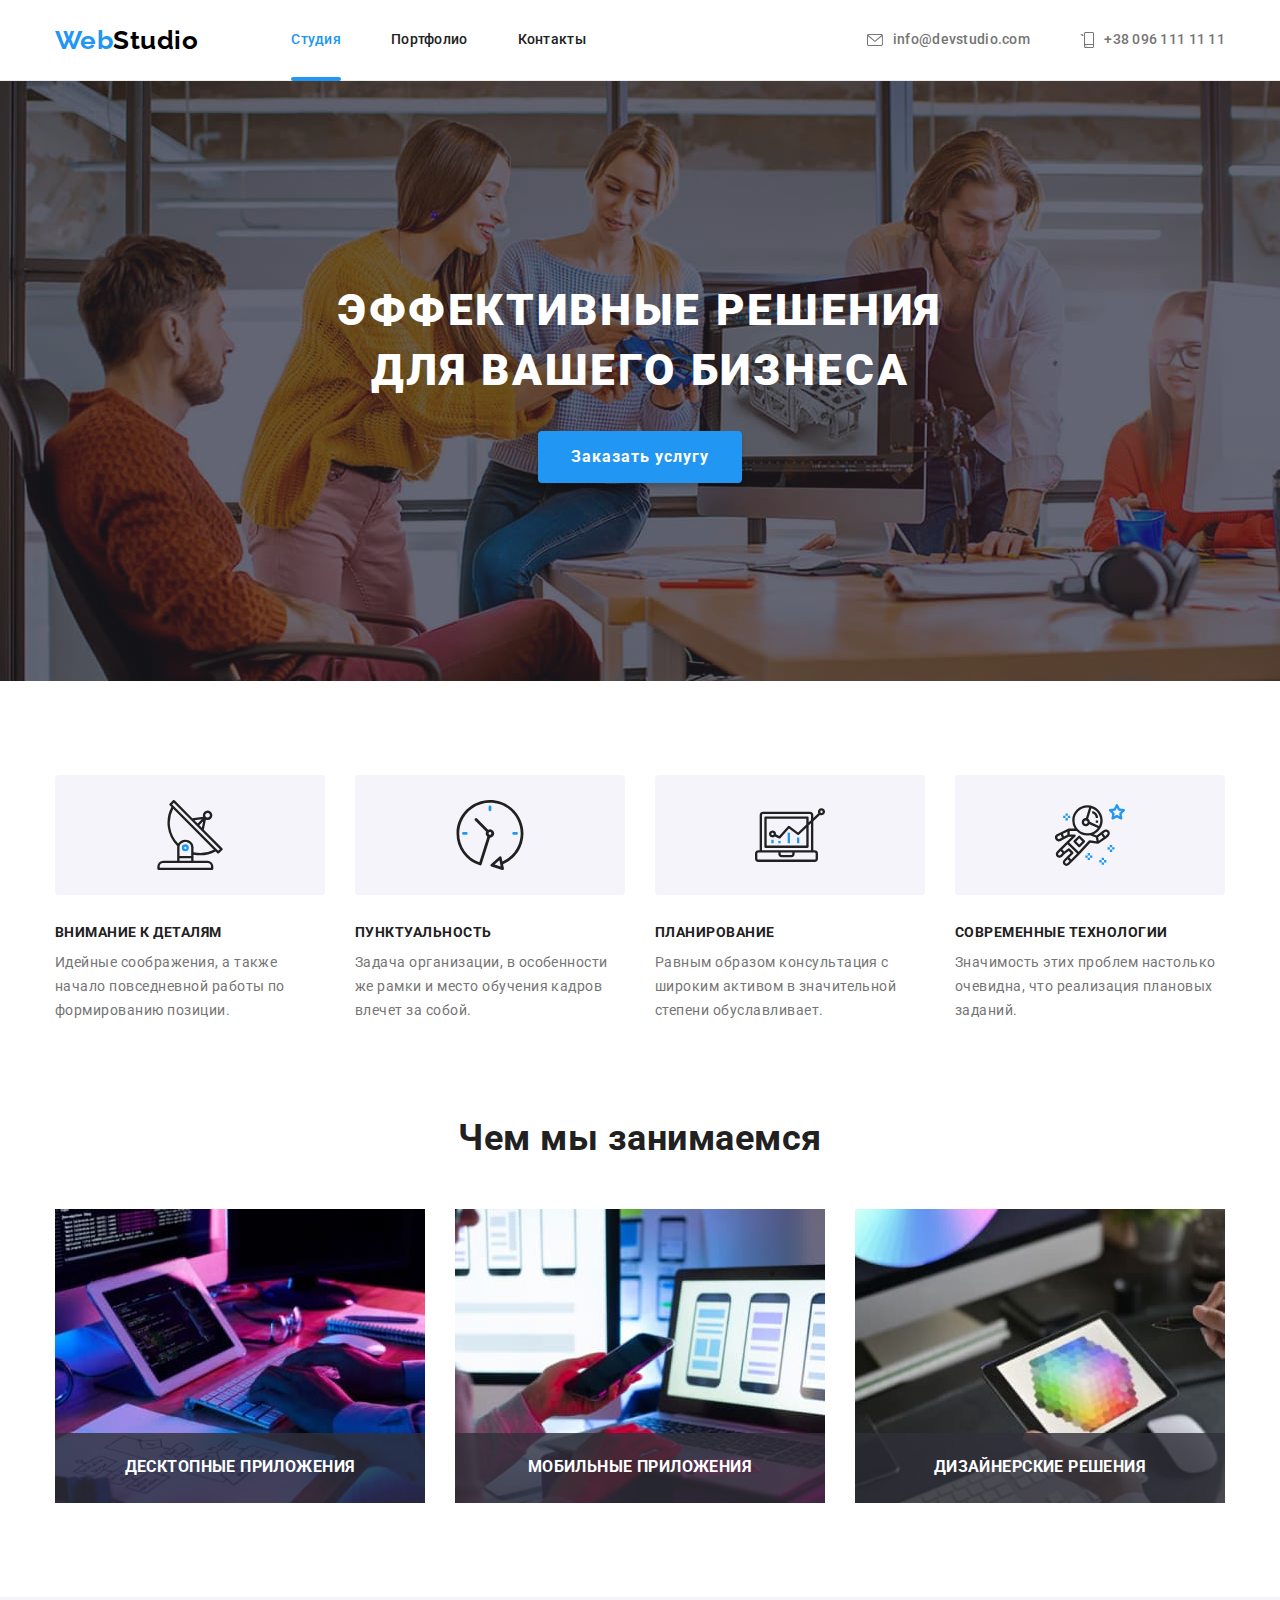
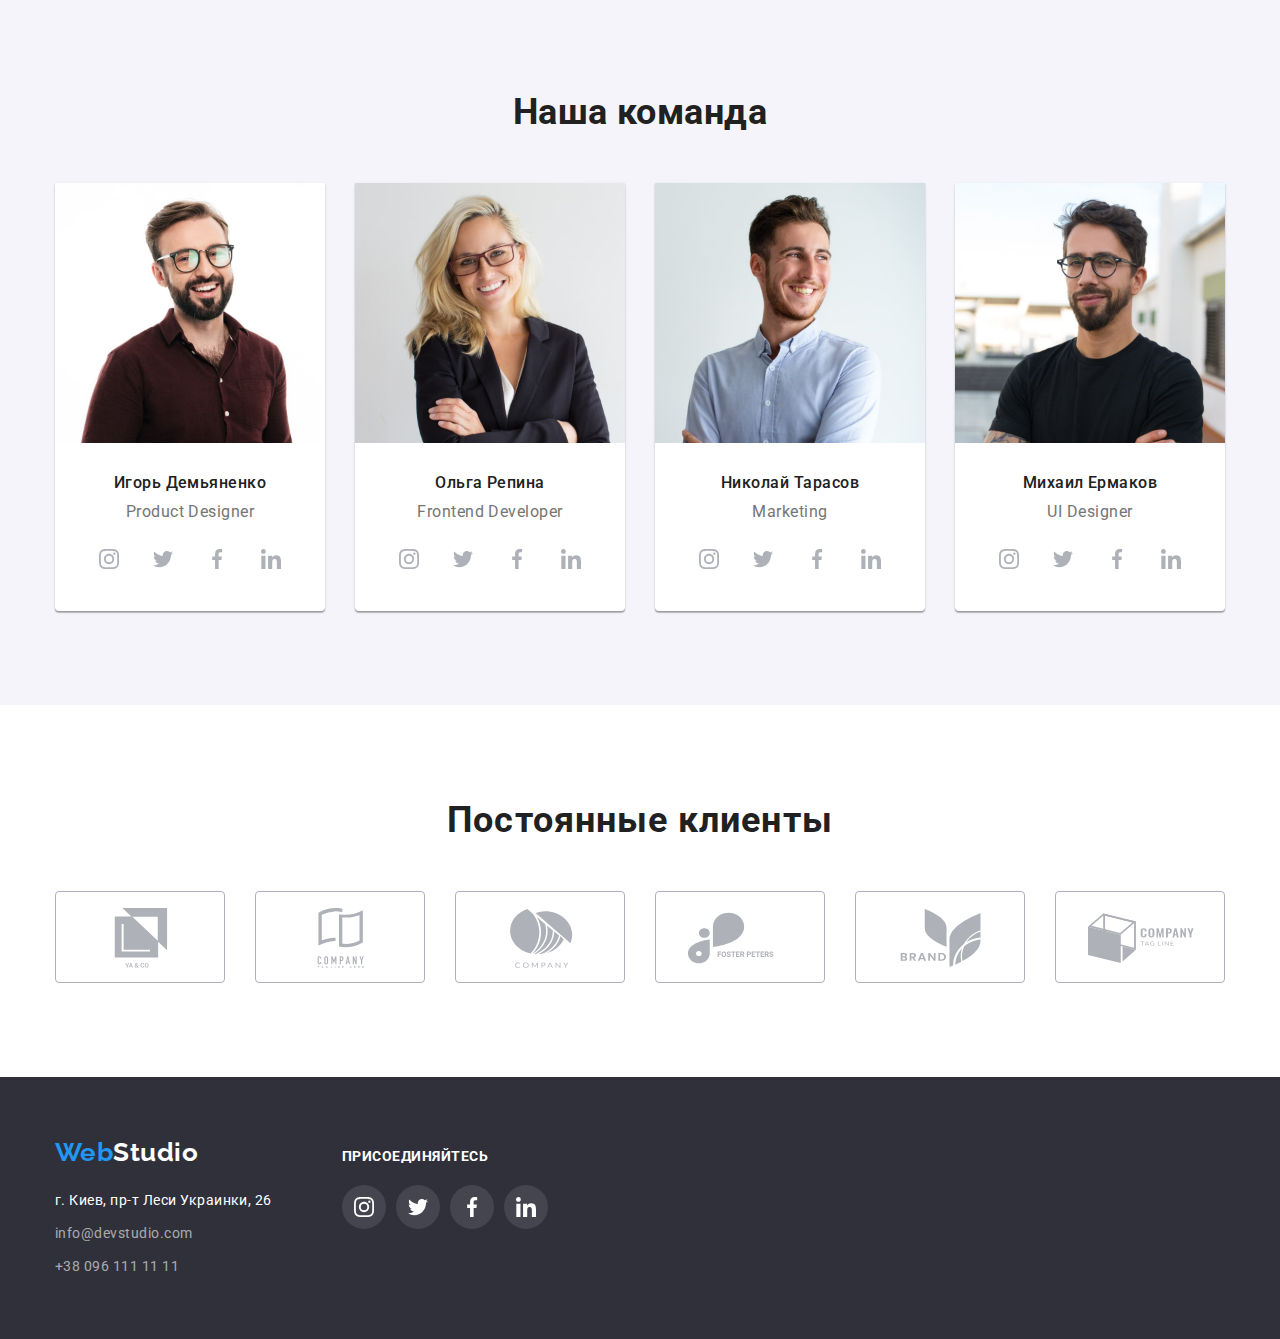
<file: index.html>
<!DOCTYPE html>
<html lang="ru">

<head>
    <meta charset="UTF-8" />
    <meta http-equiv="X-UA-Compatible" content="IE=edge" />
    <meta name="viewport" content="width=device-width, initial-scale=1.0" />
    <title class="hidden-title">Веб студия</title>
    <link rel="preconnect" href="https://fonts.googleapis.com" />
    <link rel="preconnect" href="https://fonts.gstatic.com" crossorigin />
    <link href="https://fonts.googleapis.com/css2?family=Oleo+Script&family=Raleway:wght@700&family=Roboto:wght@400;500;700;900&display=swap" rel="stylesheet" />
    <link rel="stylesheet" href="https://cdnjs.cloudflare.com/ajax/libs/modern-normalize/1.1.0/modern-normalize.min.css" />
    <link rel="stylesheet" href="./css/styles.css" />
</head>

<body class="page">
    <!-- Page header -->
    <header>
        <!-- Main navigation -->
        <div class="header container">
            <nav class="site-nav-section">
                <div class="nav-logo">
                    <a href="./index.html" lang="en" class="logo link">
                        <span class="logo-part">Web</span
              ><span lang="en" class="link">Studio</span></a>
                </div>
                <!-- Links to other pages of the current page -->
                <ul class="site-nav list">
                    <li class="site-nav-item">
                        <a class="link active-page" href="./index.html">Студия</a>
                    </li>
                    <li class="site-nav-item">
                        <a class="site-nav-link link" href="./portfolio.html">Портфолио</a>
                    </li>
                    <li class="site-nav-item">
                        <a class="site-nav-link link" href="">Контакты</a>
                    </li>
                </ul>
            </nav>
            <!-- Contacts -->
            <ul class="head-contact-list">
                <li class="contact-item list">
                    <a class="head-contacts link" href="mailto:info@devstudio.com">
                        <svg class="mail-icon" width="16" height="12">
                        <use  href="./img/icons.svg#icon-envelope"></use>
                        </svg> info@devstudio.com
                    </a>
                </li>
                <li class="contact-item list">
                    <a class="head-contacts link" href="tel:+380961111111"> 
                      `<svg class="mail-icon" width="10" height="16">
                      <use href="./img/icons.svg#icon-smartphone"></use>
                      </svg> +38 096 111 11 11</a>
                </li>
            </ul>
        </div>
    </header>

    <main>
        <!-- Hero section -->
        <section class="hero-section section">
            <h1 class="hero-title">
                Эффективные решения <br /> для вашего бизнеса
            </h1>
            <button type="button" class="hero-btn" data-modal-open>Заказать услугу</button>
            <div class="backdrop is-hidden" data-modal>
                <div class="modal">
                    <button class="close-modal-btn" data-modal-close>
                        <svg width="30" height="30">
                            <use href="./img/close.svg#close-icon"></use>
                        </svg>
                    </button>
                </div>
            </div>
        </section>
        <!-- Features section -->
        <section class="features section">
            <div class="container">
                <h2 class="hidden-title">Особенности работы компании</h2>
                <ul class="features-list list">
                    <li class="features-item">
                        <div class="features-icon-bcg">
                            <svg class="features-icon" width="70" height="70">
                  <use href="./img/icons.svg#icon-antenna-1"></use>
                </svg>
                        </div>
                        <h3 class="feature-name section-title">Внимание к деталям</h3>
                        <p class="feature-dscr">
                            Идейные соображения, а также начало повседневной работы по формированию позиции.
                        </p>
                    </li>
                    <li class="features-item">
                        <div class="features-icon-bcg">
                            <svg class="features-icon" width="70" height="70">
                  <use href="./img/icons.svg#icon-clock-1"></use>
                </svg>
                        </div>
                        <h3 class="feature-name section-title">Пунктуальность</h3>
                        <p class="feature-dscr">
                            Задача организации, в особенности же рамки и место обучения кадров влечет за собой.
                        </p>
                    </li>
                    <li class="features-item">
                        <div class="features-icon-bcg">
                            <svg class="features-icon" width="70" height="70">
                  <use href="./img/icons.svg#icon-diagram-1"></use>
                </svg>
                        </div>
                        <h3 class="feature-name section-title">Планирование</h3>
                        <p class="feature-dscr">
                            Равным образом консультация с широким активом в значительной степени обуславливает.
                        </p>
                    </li>
                    <li class="features-item">
                        <div class="features-icon-bcg">
                            <svg class="features-icon" width="70" height="70">
                  <use href="./img/icons.svg#icon-astronaut-1"></use>
                </svg>
                        </div>
                        <h3 class="feature-name section-title">Современные технологии</h3>
                        <p class="feature-dscr">
                            Значимость этих проблем настолько очевидна, что реализация плановых заданий.
                        </p>
                    </li>
                </ul>
            </div>
        </section>
        <!-- What we do section -->
        <section class="activities section">
            <div class="main-page-container container">
                <h2 class="activity-heading section-title">Чем мы занимаемся</h2>
                <ul class="activities-list list">
                    <li class="activities-img">
                        <img src="./img/box-1.jpg" alt="Сотрудник пишет код" width="370" height="294" />
                        <div class="activities-overlay">
                            <h3 class="">Десктопные приложения</h3>
                        </div>
                    </li>
                    <li class="activities-img">
                        <img src="./img/box-2.jpg" alt="Сотрудник работает над мобильной версией сайта" width="370" height="294" />
                        <div class="activities-overlay">
                            <h3 class="">Мобильные приложения</h3>
                        </div>
                    </li>
                    <li class="activities-img">
                        <img src="./img/box-3.jpg" alt="Сотрудник работает с цветовой гаммой" width="370" height="294" />
                        <div class="activities-overlay">
                            <h3 class="">Дизайнерские решения</h3>
                        </div>
                    </li>
                </ul>
            </div>
        </section>
        <!-- Our team section -->
        <section class="team section">
            <div class="main-page-container container">
                <h2 class="team-heading section-title">Наша команда</h2>
                <ul class="team-list list">
                    <li class="team-member">
                        <img src="./img/team-1.jpg" alt="Мужчина с бородой и в очках" width="270" height="260" />
                        <div class="member-dscr">
                            <h3 class="member-name section-title">Игорь Демьяненко</h3>
                            <p class="member-profession" lang="en">Product Designer</p>
                        </div>
                        <ul class="member-social-networks list">
                            <li class="member-social-net-item">
                                <a class="member-social-net-link" href="https://www.instagram.com/">
                                    <svg class="member-social-net-icon" width="20" height="20">
                        <use href="./img/icons.svg#icon-instagram-2" ></use>
                      </svg>
                                </a>
                            </li>
                            <li class="member-social-net-item">
                                <a class="member-social-net-link" href="https://twitter.com/">
                                    <svg class="member-social-net-icon" width="20" height="20">                 
                            <use href="./img/icons.svg#icon-twitter-1" ></use>
                          </svg>
                                </a>
                            </li>
                            <li class="member-social-net-item">
                                <a class="member-social-net-link" href="https://www.facebook.com/">
                                    <svg class="member-social-net-icon" width="20" height="20">
                          <use href="./img/icons.svg#icon-facebook-1" ></use>
                        </svg>
                                </a>
                            </li>
                            <li class="member-social-net-item">
                                <a class="member-social-net-link" href="http://linkedin.com/">
                                    <svg class="member-social-net-icon" width="20" height="20">
                          <use href="./img/icons.svg#icon-linkedin-1" ></use>
                        </svg>
                                </a>
                            </li>
                        </ul>
                    </li>
                    <li class="team-member ">
                        <img src="./img/team-2.jpg" alt="Женщина блондинка в очках" width="270" height="260" />
                        <div class="member-dscr ">
                            <h3 class="member-name section-title ">Ольга Репина</h3>
                            <p class="member-profession" lang="en">Frontend Developer</p>
                        </div>
                        <ul class="member-social-networks list">
                            <li class="member-social-net-item">
                                <a class="member-social-net-link" href="https://www.instagram.com/">
                                    <svg class="member-social-net-icon" width="20" height="20">
                        <use href="./img/icons.svg#icon-instagram-2" ></use>
                      </svg>
                                </a>
                            </li>
                            <li class="member-social-net-item">
                                <a class="member-social-net-link" href="https://twitter.com/">
                                    <svg class="member-social-net-icon" width="20" height="20">                 
                            <use href="./img/icons.svg#icon-twitter-1" ></use>
                          </svg>
                                </a>
                            </li>
                            <li class="member-social-net-item">
                                <a class="member-social-net-link" href="https://www.facebook.com/">
                                    <svg class="member-social-net-icon" width="20" height="20">
                          <use href="./img/icons.svg#icon-facebook-1" ></use>
                        </svg>
                                </a>
                            </li>
                            <li class="member-social-net-item">
                                <a class="member-social-net-link" href="http://linkedin.com/">
                                    <svg class="member-social-net-icon" width="20" height="20">
                          <use href="./img/icons.svg#icon-linkedin-1" ></use>
                        </svg>
                                </a>
                            </li>
                        </ul>
                    </li>
                    <li class="team-member ">
                        <img src="./img/team-3.jpg" alt="Молодой мужчина с бородой и усами" width="270" height="260" />
                        <div class="member-dscr">
                            <h3 class="member-name section-title">Николай Тарасов</h3>
                            <p class="member-profession" lang="en">Marketing</p>
                        </div>
                        <ul class="member-social-networks list">
                            <li class="member-social-net-item">
                                <a class="member-social-net-link" href="https://www.instagram.com/">
                                    <svg class="member-social-net-icon" width="20" height="20">
                        <use href="./img/icons.svg#icon-instagram-2" ></use>
                      </svg>
                                </a>
                            </li>
                            <li class="member-social-net-item">
                                <a class="member-social-net-link" href="https://twitter.com/">
                                    <svg class="member-social-net-icon" width="20" height="20">                 
                            <use href="./img/icons.svg#icon-twitter-1" ></use>
                          </svg>
                                </a>
                            </li>
                            <li class="member-social-net-item">
                                <a class="member-social-net-link" href="https://www.facebook.com/">
                                    <svg class="member-social-net-icon" width="20" height="20">
                          <use href="./img/icons.svg#icon-facebook-1" ></use>
                        </svg>
                                </a>
                            </li>
                            <li class="member-social-net-item">
                                <a class="member-social-net-link" href="http://linkedin.com/">
                                    <svg class="member-social-net-icon" width="20" height="20">
                          <use href="./img/icons.svg#icon-linkedin-1" ></use>
                        </svg>
                                </a>
                            </li>
                        </ul>
                    </li>
                    <li class="team-member ">
                        <img src="./img/team-4.jpg" alt="Молодой мужчина с темными волосами,бородой и в очках" width="270" height="260" />
                        <div class="member-dscr ">
                            <h3 class="member-name section-title ">Михаил Ермаков</h3>
                            <p class="member-profession" lang="en">UI Designer</p>
                        </div>
                        <ul class="member-social-networks list">
                            <li class="member-social-net-item">
                                <a class="member-social-net-link" href="https://www.instagram.com/">
                                    <svg class="member-social-net-icon" width="20" height="20">
                        <use href="./img/icons.svg#icon-instagram-2" ></use>
                      </svg>
                                </a>
                            </li>
                            <li class="member-social-net-item">
                                <a class="member-social-net-link" href="https://twitter.com/">
                                    <svg class="member-social-net-icon" width="20" height="20">                 
                            <use href="./img/icons.svg#icon-twitter-1" ></use>
                          </svg>
                                </a>
                            </li>
                            <li class="member-social-net-item">
                                <a class="member-social-net-link" href="https://www.facebook.com/">
                                    <svg class="member-social-net-icon" width="20" height="20">
                          <use href="./img/icons.svg#icon-facebook-1" ></use>
                        </svg>
                                </a>
                            </li>
                            <li class="member-social-net-item">
                                <a class="member-social-net-link" href="http://linkedin.com/">
                                    <svg class="member-social-net-icon" width="20" height="20">
                          <use href="./img/icons.svg#icon-linkedin-1"></use>
                        </svg>
                                </a>
                            </li>
                        </ul>
                    </li>
                </ul>
            </div>
        </section>
        <!-- Clients section -->
        <section class="clients section">
            <div class="main-page-container container">
                <h2 class="clients-title section-title">
                    Постоянные клиенты
                </h2>
                <ul class="clients-list list">
                    <li class="client-item">
                        <a class="client-link" href="">
                            <svg class="client-icon">
                                <use href="./img/icons.svg#icon-client-1" width="106" height="60"></use>
                          </svg>
                        </a>
                    </li>
                    <li class="client-item">
                        <a class="client-link" href="">
                            <svg class="client-icon">
                              <use href="./img/icons.svg#icon-client-2" width="106" height="60"></use>
                        </svg>
                        </a>
                    </li>
                    <li class="client-item">
                        <a class="client-link" href="">
                            <svg class="client-icon">                     
                              <use href="./img/icons.svg#icon-client-3" width="106" height="60"></use>
                      </svg>
                        </a>
                    </li>
                    <li class="client-item">
                        <a class="client-link" href="">
                            <svg class="client-icon ">
                            <use class="foster-client" href="./img/icons.svg#icon-client-4" width="106" height="60" ></use>
                    </svg>
                        </a>
                    </li>
                    <li class="client-item">
                        <a class="client-link" href="">
                            <svg class="client-icon">
                          <use href="./img/icons.svg#icon-client-5" width="106" height="60"></use>
                  </svg>
                        </a>
                    </li>
                    <li class="client-item">
                        <a class="client-link" href="">
                            <svg class="client-icon">
                        <use href="./img/icons.svg#icon-group-6" width="106" height="60"></use>
                </svg>
                        </a>
                    </li>
                </ul>
            </div>
        </section>
    </main>

    <!-- Footer -->
    <footer class="footer ">
        <div class="footer-cont container ">
            <div>
                <a href="./index.html" lang="en" class="footer-logo link">
                    <span class="logo-part">Web</span
          ><span lang="en" class="footer-logo">Studio</span></a>
                <address class="address ">
          <ul class="list ">
            <li class="address-item ">
              <p class="footer-address ">г. Киев, пр-т Леси Украинки, 26</p>
            </li>
            <li class="address-item ">
              <a class="footer-link link " href="mailto:info@devstudio.com "
                >info@devstudio.com</a
              >
            </li>
            <li class="address-item ">
              <a class="footer-link link " href="tel:+380961111111 "
                >+38 096 111 11 11</a
              >
            </li>
          </ul>
        </address>
            </div>
            <div class="footer-social">
                <h2 class="footer-title">
                    присоединяйтесь
                </h2>
                <ul class="footer-social-networks list">
                    <li class="footer-social-net-item">
                        <a class="footer-social-net-link" href="https://www.instagram.com/">
                            <svg class="footer-social-net-icon" width="20" height="20">
                        <use href="./img/icons.svg#icon-instagram-2" ></use>
                      </svg>
                        </a>
                    </li>
                    <li class="footer-social-net-item">
                        <a class="footer-social-net-link" href="https://twitter.com/">
                            <svg class="footer-social-net-icon " width="20 " height="20 ">                 
                            <use href="./img/icons.svg#icon-twitter-1 " ></use>
                          </svg>
                        </a>
                    </li>
                    <li class="footer-social-net-item ">
                        <a class="footer-social-net-link " href="https://www.facebook.com/ ">
                            <svg class="footer-social-net-icon " width="20 " height="20 ">
                          <use href="./img/icons.svg#icon-facebook-1 " ></use>
                        </svg>
                        </a>
                    </li>
                    <li class="footer-social-net-item ">
                        <a class="footer-social-net-link " href="http://linkedin.com/ ">
                            <svg class="footer-social-net-icon " width="20 " height="20 ">
                          <use href="./img/icons.svg#icon-linkedin-1 "></use>
                        </svg>
                        </a>
                    </li>
                </ul>
            </div>
        </div>
    </footer>
    <script src="./js/modal.js"></script>
</body>

</html>
</file>
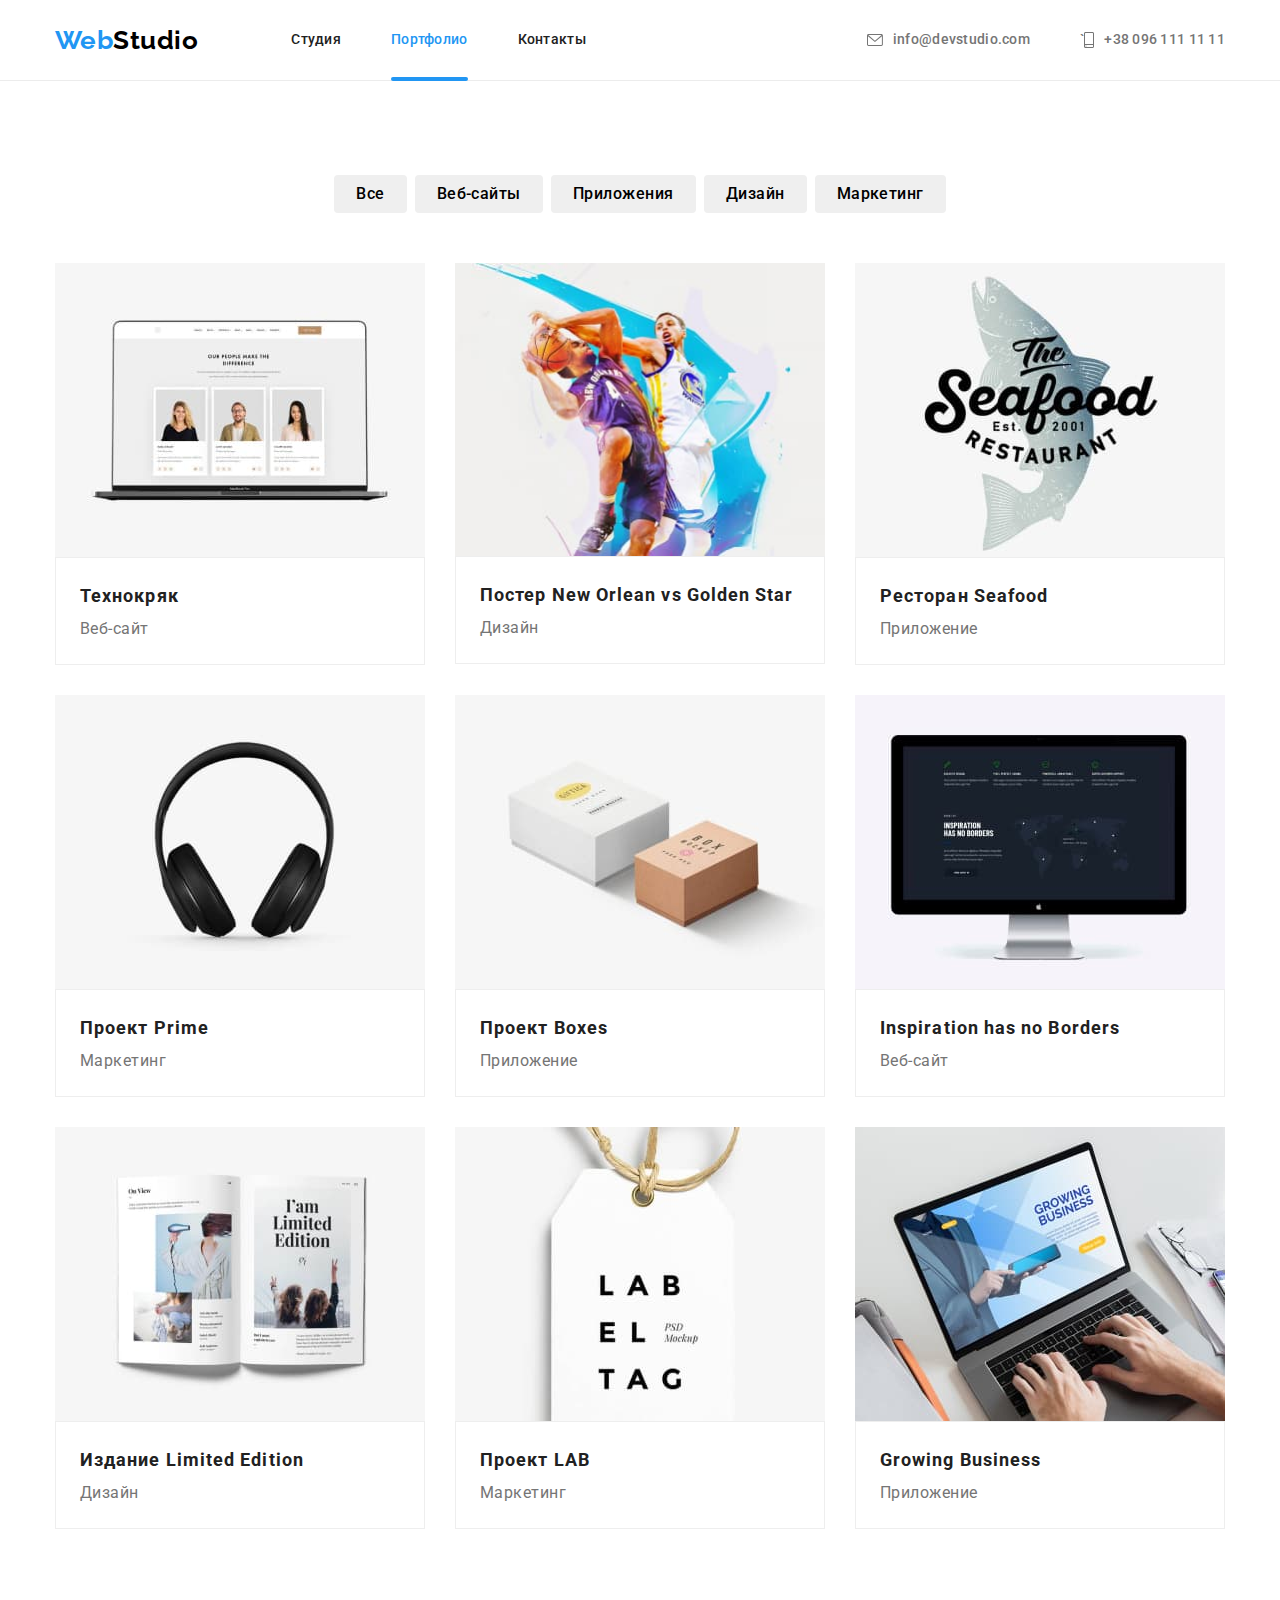
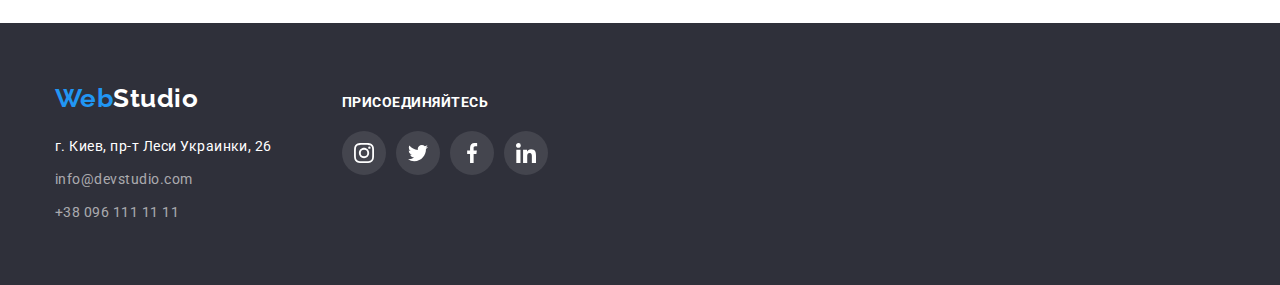
<file: portfolio.html>
<!DOCTYPE html>
<html lang="ru">

<head>
    <meta charset="UTF-8" />
    <meta http-equiv="X-UA-Compatible" content="IE=edge" />
    <meta name="viewport" content="width=device-width, initial-scale=1.0" />
    <link rel="stylesheet" href="./css/styles.css" />
    <title class="hidden-title">Портфолио</title>
    <link rel="preconnect" href="https://fonts.googleapis.com" />
    <link rel="preconnect" href="https://fonts.gstatic.com" crossorigin />
    <link href="https://fonts.googleapis.com/css2?family=Oleo+Script&family=Raleway:wght@700&family=Roboto:wght@400;500;700;900&display=swap" rel="stylesheet" />
    <link rel="stylesheet" href="https://cdnjs.cloudflare.com/ajax/libs/modern-normalize/1.1.0/modern-normalize.min.css" />
    <link rel="stylesheet" href="./css/styles.css" />
</head>

<body>
    <!-- Page header -->
    <header>
        <!-- Main navigation -->
        <div class="header container">
            <nav class="site-nav-section">
                <div class="nav-logo">
                    <a href="./index.html" lang="en" class="logo link">
                        <span class="logo-part">Web</span
              ><span lang="en" class="link">Studio</span></a>
                </div>
                <!-- Links to other pages of the current page -->
                <ul class="site-nav list">
                    <li class="site-nav-item">
                        <a class="site-nav-link link" href="./index.html">Студия</a>
                    </li>
                    <li class="site-nav-item">
                        <a class="link active-page" href="./portfolio.html">Портфолио</a>
                    </li>
                    <li class="site-nav-item">
                        <a class="site-nav-link link" href="">Контакты</a>
                    </li>
                </ul>
            </nav>
            <!-- Contacts -->
            <ul class="head-contact-list">
                <li class="contact-item list">
                    <a class="head-contacts link" href="mailto:info@devstudio.com">
                        <svg class="mail-icon" width="16" height="12">
                            <use  href="./img/icons.svg#icon-envelope"></use>
                        </svg> info@devstudio.com
                    </a>
                </li>
                <li class="contact-item list">
                    <a class="head-contacts link" href="tel:+380961111111"> 
                    `<svg class="mail-icon" width="10" height="16">
                    <use href="./img/icons.svg#icon-smartphone"></use>
                    </svg> +38 096 111 11 11</a>
                </li>
            </ul>
        </div>
    </header>

    <main>
        <h1 class="hidden-title">Примеры работ</h1>

        <!-- Filters -->
        <section class="section">
            <div class="container">
                <ul class="filters list">
                    <li class="button-name">
                        <button type="button" class="filter-button">Все</button>
                    </li>
                    <li class="button-name">
                        <button type="button" class="filter-button">Веб-сайты</button>
                    </li>
                    <li class="button-name">
                        <button type="button" class="filter-button">Приложения</button>
                    </li>
                    <li class="button-name">
                        <button type="button" class="filter-button">Дизайн</button>
                    </li>
                    <li class="button-name">
                        <button type="button" class="filter-button">Маркетинг</button>
                    </li>
                </ul>
            </div>

            <!-- Work examples -->
            <h2 class="hidden-title">Примеры работ</h2>
            <div class="container">
                <ul class="work-examples list">
                    <li class="example">
                        <div class="work-examples-image">
                            <img src="./img/prtf-1.jpg" alt="Интерфейс сайта с карточками сотрудников" width="370" height="294" />
                            <div class="work-examples-overlay-container">
                                <p class="work-examples-overlay-text">Ресурс предлагает комплексные предложения с разным уровнем функционала и сервисов. Все это позволит посетителю получить исчерпывающие сведения о компании или частном лице.</p>
                            </div>
                        </div>
                        <div class="work-examples-wrapper">
                            <h3 class="work-headline section-title">Технокряк</h3>
                            <p class="work-dscr">Веб-сайт</p>
                        </div>
                    </li>
                    <li class="example">
                        <div class="work-examples-image">
                            <img src="./img/prtf-2.jpg" alt="Баскетболисты борятся за мяч" width="371" height="294" />
                            <div class="work-examples-overlay-container">
                                <p class="work-examples-overlay-text">Ресурс предлагает комплексные предложения с разным уровнем функционала и сервисов. Все это позволит посетителю получить исчерпывающие сведения о компании или частном лице.</p>
                            </div>
                        </div>
                        <div class="work-examples-wrapper">
                            <h3 class="work-headline section-title">
                                Постер <span lang="en">New Orlean vs Golden Star</span>
                            </h3>
                            <p class="work-dscr">Дизайн</p>
                        </div>
                    </li>
                    <li class="example">
                        <div class="work-examples-image">
                            <img src="./img/prtf-3.jpg" alt="Логотип рыбного ресторана" width="370" height="294" />
                            <div class="work-examples-overlay-container">
                                <p class="work-examples-overlay-text">Ресурс предлагает комплексные предложения с разным уровнем функционала и сервисов. Все это позволит посетителю получить исчерпывающие сведения о компании или частном лице.</p>
                            </div>
                        </div>
                        <div class="work-examples-wrapper">
                            <h3 class="work-headline section-title">Ресторан Seafood</h3>
                            <p class="work-dscr">Приложение</p>
                        </div>
                    </li>
                    <li class="example">
                        <div class="work-examples-image">
                            <img src="./img/prtf-4.jpg" alt="Наушники" width="370" height="294" />
                            <div class="work-examples-overlay-container">
                                <p class="work-examples-overlay-text">Ресурс предлагает комплексные предложения с разным уровнем функционала и сервисов. Все это позволит посетителю получить исчерпывающие сведения о компании или частном лице.</p>
                            </div>
                        </div>
                        <div class="work-examples-wrapper">
                            <h3 class="work-headline section-title">Проект Prime</h3>
                            <p class="work-dscr">Маркетинг</p>
                        </div>
                    </li>
                    <li class="example">
                        <div class="work-examples-image">
                            <img src="./img/prtf-5.jpg" alt="Две коробки" width="370" height="294" />
                            <div class="work-examples-overlay-container">
                                <p class="work-examples-overlay-text">Ресурс предлагает комплексные предложения с разным уровнем функционала и сервисов. Все это позволит посетителю получить исчерпывающие сведения о компании или частном лице.</p>
                            </div>
                        </div>
                        <div class="work-examples-wrapper">
                            <h3 class="work-headline section-title">Проект Boxes</h3>
                            <p class="work-dscr">Приложение</p>
                        </div>
                    </li>
                    <li class="example">
                        <div class="work-examples-image">
                            <img src="./img/prtf-6.jpg" alt="Разворот журнала" width="370" height="294" />
                            <div class="work-examples-overlay-container">
                                <p class="work-examples-overlay-text">Ресурс предлагает комплексные предложения с разным уровнем функционала и сервисов. Все это позволит посетителю получить исчерпывающие сведения о компании или частном лице.</p>
                            </div>
                        </div>
                        <div class="work-examples-wrapper">
                            <h3 class="work-headline section-title" lang="en">
                                Inspiration has no Borders
                            </h3>
                            <p class="work-dscr">Веб-сайт</p>
                        </div>
                    </li>
                    <li class="example">
                        <div class="work-examples-image">
                            <img src="./img/prtf-7.jpg" alt="Сайт на єкране монитора" width="370" height="294" />
                            <div class="work-examples-overlay-container">
                                <p class="work-examples-overlay-text">Ресурс предлагает комплексные предложения с разным уровнем функционала и сервисов. Все это позволит посетителю получить исчерпывающие сведения о компании или частном лице.</p>
                            </div>
                        </div>
                        <div class="work-examples-wrapper">
                            <h3 class="work-headline section-title">
                                Издание <span lang="en">Limited Edition</span>
                            </h3>
                            <p class="work-dscr">Дизайн</p>
                        </div>
                    </li>
                    <li class="example">
                        <div class="work-examples-image">
                            <img src="./img/prtf-8.jpg" alt="Бумажная подвеска" width="370" height="294" />
                            <div class="work-examples-overlay-container">
                                <p class="work-examples-overlay-text">Ресурс предлагает комплексные предложения с разным уровнем функционала и сервисов. Все это позволит посетителю получить исчерпывающие сведения о компании или частном лице.</p>
                            </div>
                        </div>
                        <div class="work-examples-wrapper">
                            <h3 class="work-headline section-title">Проект LAB</h3>
                            <p class="work-dscr">Маркетинг</p>
                        </div>
                    </li>
                    <li class="example">
                        <div class="work-examples-image">
                            <img src="./img/prtf-9.jpg" alt="Ноутбук и руки" width="370" height="294" />
                            <div class="work-examples-overlay-container">
                                <p class="work-examples-overlay-text">Ресурс предлагает комплексные предложения с разным уровнем функционала и сервисов. Все это позволит посетителю получить исчерпывающие сведения о компании или частном лице.</p>
                            </div>
                        </div>
                        <div class="work-examples-wrapper">
                            <h3 class="work-headline section-title" lang="en">
                                Growing Business
                            </h3>
                            <p class="work-dscr">Приложение</p>
                        </div>
                    </li>
                </ul>
            </div>
        </section>
    </main>
    <!-- Footer -->
    <footer class="footer ">
        <div class="footer-cont container ">
            <div>
                <a href="./index.html" lang="en" class="footer-logo link ">
                    <span class="logo-part ">Web</span
    ><span lang="en" class="footer-logo">Studio</span></a>
                <address class="address ">
    <ul class="list">
      <li class="address-item ">
        <p class="footer-address ">г. Киев, пр-т Леси Украинки, 26</p>
      </li>
      <li class="address-item ">
        <a class="footer-link link " href="mailto:info@devstudio.com "
          >info@devstudio.com</a
        >
      </li>
      <li class="address-item ">
        <a class="footer-link link " href="tel:+380961111111 "
          >+38 096 111 11 11</a
        >
      </li>
    </ul>
  </address>
            </div>
            <div class="footer-social">
                <h2 class="footer-title">
                    присоединяйтесь
                </h2>
                <ul class="footer-social-networks list">
                    <li class="footer-social-net-item">
                        <a class="footer-social-net-link" href="https://www.instagram.com/">
                            <svg class="footer-social-net-icon" width="20" height="20">
                  <use href="./img/icons.svg#icon-instagram-2" ></use>
                </svg>
                        </a>
                    </li>
                    <li class="footer-social-net-item">
                        <a class="footer-social-net-link" href="https://twitter.com/">
                            <svg class="footer-social-net-icon " width="20 " height="20 ">                 
                      <use href="./img/icons.svg#icon-twitter-1 " ></use>
                    </svg>
                        </a>
                    </li>
                    <li class="footer-social-net-item ">
                        <a class="footer-social-net-link " href="https://www.facebook.com/ ">
                            <svg class="footer-social-net-icon " width="20 " height="20 ">
                    <use href="./img/icons.svg#icon-facebook-1 " ></use>
                  </svg>
                        </a>
                    </li>
                    <li class="footer-social-net-item ">
                        <a class="footer-social-net-link " href="http://linkedin.com/ ">
                            <svg class="footer-social-net-icon " width="20 " height="20 ">
                    <use href="./img/icons.svg#icon-linkedin-1 "></use>
                  </svg>
                        </a>
                    </li>
                </ul>
            </div>
        </div>
    </footer>
</body>

</html>
</file>
<file: css/styles.css>
:root {
    --primary-font-family: 'Roboto', sans-serif;
    --secondary-font-family: 'Raleway', sans-serif;
    --primary-text-color: #757575;
    --title-text-color: #212121;
    --accent-color: #2196F3;
    --dark-bg-color: #2F303A;
    --secondary-bg-color: #F5F4FA;
    --primary-white-color: #fff;
    --primary-black-color: #000000;
    --btn-activation-color: #188CE8;
    --icons-main-color: #AFB1B8;
}

body {
    background-color: var(--primary-white-color);
    color: var(--primary-text-color);
    font-family: var(--primary-font-family);
    letter-spacing: 0.03em;
}

h1,
h2,
h3,
h4,
h5,
h6,
p {
    margin-top: 0;
    margin-bottom: 0;
}

ul,
ol {
    margin-top: 0;
    margin-bottom: 0;
    padding-left: 0;
}

img {
    display: block;
    max-width: 100%;
    height: auto;
}

.section {
    padding-top: 94px;
    padding-bottom: 94px;
}

.container {
    /* display: flex; */
    width: 1200px;
    /* outline: 2px solid tomato; */
    margin-left: auto;
    margin-right: auto;
    padding-left: 15px;
    padding-right: 15px;
    /* align-items: center;
justify-content: space-between; */
}

.list {
    list-style: none;
    padding: 0;
    margin: 0;
}

.link {
    text-decoration: none;
}

.section-title {
    color: var(--title-text-color);
}

.hidden-title {
    position: absolute;
    width: 1px;
    height: 1px;
    margin: -1px;
    border: 0;
    padding: 0;
    white-space: nowrap;
    clip-path: inset(100%);
    clip: rect(0 0 0 0);
    overflow: hidden;
}

.active-page {
    position: relative;
    display: block;
    padding-top: 32px;
    padding-bottom: 32px;
    color: var(--accent-color)
}

.active-page::after {
    content: "";
    display: block;
    width: 100%;
    height: 4px;
    background-color: var(--accent-color);
    position: absolute;
    margin-top: 29px;
    border-radius: 2px;
}


/* .hero-section, */

.footer {
    background-color: var(--dark-bg-color)
}

.site-nav-link,
.site-nav-link,
.head-contacts,
.head-contacts,
.footer-link,
.footer-link {
    transition: color 250ms cubic-bezier(0.4, 0, 0.2, 1);
}

.site-nav-link:hover,
.site-nav-link:focus,
.head-contacts:hover,
.head-contacts:focus,
.footer-link:hover,
.footer-link:focus {
    color: var(--accent-color);
}


/* ---HEADER SECTION---- */


/* ---Main page navigation--- */

header {
    border-bottom: 1px solid #ECECEC;
}

.header {
    display: flex;
    align-items: center;
}

.nav-logo {
    margin-right: 93px;
}

.logo {
    font-family: var(--secondary-font-family);
    font-weight: 700;
    font-size: 26px;
    line-height: 1.19;
    color: var(--primary-black-color);
}

.logo-part {
    color: var(--accent-color);
}

.site-nav-section {
    display: flex;
    align-items: center;
    margin-right: auto;
}

.site-nav {
    display: flex;
    color: var(--title-text-color);
    margin-left: auto;
}

.site-nav-item {
    display: block;
}

.site-nav-item:not(:last-child) {
    margin-right: 50px;
}

.site-nav-link {
    display: block;
    color: var(--title-text-color);
    padding-top: 32px;
    padding-bottom: 32px;
}

.site-nav-link,
.active-page {
    font-weight: 500;
    font-size: 14px;
    line-height: 1.14;
    letter-spacing: 0.02em;
}

.head-contact-list {
    display: flex;
}

.contact-item {
    display: inline-flex;
}

.contact-item:not(:last-child) {
    margin-right: 50px;
}

.head-contacts {
    display: flex;
    align-items: center;
    font-weight: 500;
    font-size: 14px;
    line-height: 1.14;
    letter-spacing: 0.02em;
    color: var(--primary-text-color);
}

.mail-icon {
    margin-right: 10px;
    fill: currentColor;
}


/* ----MAIN PAGE CONTENT---- */


/* ---HERO SECTION--- */

.hero-section {
    text-align: center;
    padding-top: 200px;
    padding-bottom: 200px;
    background-image: linear-gradient(rgba(47, 48, 58, 0.4), rgba(47, 48, 58, 0.4)), url("../img/hero-img.jpg");
    max-width: 1600px;
    height: 600px;
    margin-left: auto;
    margin-right: auto;
}

.hero-title {
    margin-top: 0;
    margin-bottom: 30px;
    font-weight: 900;
    font-size: 44px;
    line-height: 1.36;
    letter-spacing: 0.06em;
    text-transform: uppercase;
    color: var(--primary-white-color);
}

.hero-btn {
    padding: 10px 32px;
    min-width: 200px;
    border: 1px solid transparent;
    font-family: inherit;
    font-weight: 700;
    font-size: 16px;
    line-height: 1.88;
    align-items: center;
    letter-spacing: 0.06em;
    color: var(--primary-white-color);
    background-color: var(--accent-color);
    cursor: pointer;
    box-shadow: 0px 4px 4px rgba(0, 0, 0, 0.15);
    border-radius: 4px;
    transition: background-color 250ms cubic-bezier(0.4, 0, 0.2, 1);
}

.hero-btn:hover,
.hero-btn:focus {
    background-color: var(--btn-activation-color);
}

.backdrop {
    position: fixed;
    top: 0;
    left: 0;
    width: 100%;
    height: 100%;
    background: rgba(0, 0, 0, 0.2);
    z-index: 100;
}

.modal {
    position: absolute;
    top: 50%;
    left: 50%;
    min-width: 528px;
    min-height: 581px;
    background-color: var(--primary-white-color);
    box-shadow: 0px 1px 3px rgba(0, 0, 0, 0.12), 0px 1px 1px rgba(0, 0, 0, 0.14), 0px 2px 1px rgba(0, 0, 0, 0.2);
    border-radius: 4px;
    transform: translate(-50%, -50%) scale(1);
    transition: transform 250ms cubic-bezier(0.4, 0, 0.2, 1);
}

.backdrop.is-hidden {
    visibility: hidden;
    opacity: 0;
    pointer-events: none;
}

.backdrop.is-hidden .modal {
    transform: scale(0.5);
}

.close-modal-btn {
    position: absolute;
    right: 0;
    top: 0;
    padding: 0;
    margin-top: 8px;
    margin-right: 8px;
    background-color: var(--primary-white-color);
    border: none;
}


/* ---FEATURES SECTION */

.features-list {
    display: flex;
    flex-wrap: wrap;
    margin-right: -30px;
}

.features-item {
    flex-basis: calc((100% - 120px) / 4);
    margin-right: 30px;
}

.features-icon-bcg {
    display: flex;
    height: 120px;
    align-items: center;
    background-color: var(--secondary-bg-color);
    /* padding-top: 25px;
    padding-bottom: 25px; */
    margin-bottom: 30px;
    border-radius: 4px;
}

.features-icon {
    margin-left: 100px;
    margin-right: 100px;
}


/* .features-item:last-child {
margin-right: 0;
} */

.feature-name {
    margin-top: 0;
    margin-bottom: 10px;
    font-weight: 700;
    font-size: 14px;
    line-height: 1.14;
    text-transform: uppercase;
}

.feature-dscr {
    width: 270px;
    margin-top: 10px;
    margin-bottom: 0;
    font-size: 14px;
    line-height: 1.71;
}


/* ---WHAT WE DO SECTION--- */

.activities {
    padding-top: 0;
}

.activity-heading {
    font-weight: 700;
    font-size: 36px;
    line-height: 1.17;
    text-align: center;
    margin-bottom: 50px;
}

.activities-list {
    display: flex;
    flex-wrap: wrap;
    margin-right: -30px;
    /* justify-content: space-between; */
}

.activities-img {
    position: relative;
    flex-basis: calc((100% - 90px) / 3);
    margin-right: 30px;
}

.activities-overlay {
    position: absolute;
    display: flex;
    width: 100%;
    height: 70px;
    bottom: 0px;
    background: rgba(47, 48, 58, 0.8);
    font-family: var(--primary-font-family);
    font-weight: 700;
    font-size: 14px;
    line-height: 1.14;
    text-align: center;
    letter-spacing: 0.03em;
    text-transform: uppercase;
    color: var(--primary-white-color);
    justify-content: center;
    align-items: center;
}


/* ---TEAM SECTION--- */

.team {
    background-color: var(--secondary-bg-color)
}

.team-heading {
    margin-bottom: 50px;
    font-weight: 700;
    font-size: 36px;
    line-height: 1.17;
    text-align: center;
}

.team-list {
    display: flex;
    flex-wrap: wrap;
}

.team-member {
    background-color: var(--primary-white-color);
    box-shadow: 0px 1px 3px rgba(0, 0, 0, 0.12), 0px 1px 1px rgba(0, 0, 0, 0.14), 0px 2px 1px rgba(0, 0, 0, 0.2);
    border-radius: 0px 0px 4px 4px;
}

.team-member:not(:last-child) {
    margin-right: 30px;
}

.member-dscr {
    padding-left: 15px;
    padding-right: 15px;
    padding-top: 30px;
}

.member-name {
    margin-bottom: 10px;
    font-weight: 500;
    font-size: 16px;
    line-height: 1.19;
    text-align: center;
}

.member-profession {
    font-size: 16px;
    line-height: 1.19;
    text-align: center;
}

.member-social-networks {
    display: flex;
    width: 206px;
    margin-top: 16px;
    margin-left: auto;
    margin-right: auto;
    padding-bottom: 30px;
    align-items: center;
    justify-content: center;
}

.member-social-net-item:not(:last-child) {
    margin-right: 10px;
}

.member-social-net-link {
    display: flex;
    align-items: center;
    justify-content: center;
    width: 44px;
    height: 44px;
    border-radius: 50%;
    color: var(--icons-main-color);
    transition: color 250ms cubic-bezier(0.4, 0, 0.2, 1), background-color 250ms cubic-bezier(0.4, 0, 0.2, 1);
}

.member-social-net-icon {
    fill: currentColor;
}

.member-social-net-link:hover,
.member-social-net-link:focus {
    color: var(--primary-white-color);
    background-color: var(--accent-color);
}


/* ---CLIENTS SECTION--- */

.clients-title {
    margin-bottom: 50px;
    font-weight: 700;
    font-size: 36px;
    line-height: 1.17;
    text-align: center;
    letter-spacing: 0.03em;
}

.clients-list {
    display: flex;
    margin-right: -30px;
}

.client-item {}

.client-link {
    display: block;
    justify-content: center;
    align-items: center;
    color: var(--icons-main-color);
    flex-basis: calc((100% - 180px) / 6);
    margin-right: 30px;
    box-sizing: border-box;
    width: 170px;
    height: 92px;
    border: 1px solid var(--icons-main-color);
    border-radius: 4px;
    transition: color 250ms cubic-bezier(0.4, 0, 0.2, 1), border 250ms cubic-bezier(0.4, 0, 0.2, 1);
}

.client-link:hover,
.client-link:focus {
    color: var(--accent-color);
    border: 1px solid var(--accent-color);
}

.client-icon {
    padding-bottom: 16px;
    padding-top: 16px;
    padding-right: 32px;
    padding-left: 32px;
    fill: currentColor;
}

.foster-client {
    fill: currentColor;
}


/* ---FOOTER--- */

.footer {
    padding-top: 60px;
    padding-bottom: 60px;
    font-weight: 400;
    font-size: 14px;
    line-height: 1.71;
}

.footer-cont {
    display: flex;
    align-items: baseline;
}

.footer-logo {
    font-family: var(--secondary-font-family);
    font-weight: 700;
    font-size: 26px;
    line-height: 1.19;
    color: var(--primary-white-color);
}

.address {
    margin-top: 20px;
}

.address-item:not(:first-child) {
    margin-top: 9px;
}

.footer-address {
    color: var(--primary-white-color);
    font-style: normal;
    font-size: 14px;
    line-height: 1.71;
}

.footer-link {
    color: rgba(255, 255, 255, 0.6);
    font-style: normal;
    font-size: 14px;
    line-height: 1.71;
}

.footer-title {
    font-family: var(--primary-font-family);
    font-weight: 700;
    font-size: 14px;
    line-height: 1.14;
    text-transform: uppercase;
    color: var(--primary-white-color);
}

.footer-social {
    display: block;
    width: 206px;
    padding: 0;
    margin-left: 70px;
}

.footer-social-networks {
    display: flex;
    width: 206px;
    margin-top: 20px;
    align-items: center;
    justify-content: space-between;
}

.footer-social-net-item {}

.footer-social-net-link {
    display: flex;
    align-items: center;
    justify-content: center;
    width: 44px;
    height: 44px;
    border-radius: 50%;
    color: var(--primary-white-color);
    background: rgba(255, 255, 255, 0.1);
    transition: background-color 250ms cubic-bezier(0.4, 0, 0.2, 1);
}

.footer-social-net-icon {
    fill: currentColor;
}

.footer-social-net-link:hover,
.footer-social-net-link:focus {
    background-color: var(--accent-color);
}


/* ----PORTFOLIO PAGE---- */


/* ---FILTERS--- */

.filters {
    display: flex;
    margin-bottom: 50px;
    justify-content: center;
    font-family: inherit;
    font-weight: 500;
    font-size: 16px;
    line-height: 1.63;
    letter-spacing: inherit;
    color: var(--title-text-color)
}

.filter-button {
    min-width: auto;
    padding: 6px 22px 6px 22px;
    cursor: pointer;
    border-style: none;
    border-radius: 4px;
    font-family: var(--primary-font-family);
    font-weight: 500;
    font-size: 16px;
    line-height: 1.62;
    text-align: center;
    letter-spacing: 0.03em;
    transition: color 250ms cubic-bezier(0.4, 0, 0.2, 1), background-color 250ms cubic-bezier(0.4, 0, 0.2, 1), box-shadow 250ms cubic-bezier(0.4, 0, 0.2, 1);
}

.filter-button:hover,
.filter-button:focus {
    background-color: var(--accent-color);
    color: var(--primary-white-color);
    box-shadow: 0px 3px 1px rgba(0, 0, 0, 0.1), 0px 1px 2px rgba(0, 0, 0, 0.08), 0px 2px 2px rgba(0, 0, 0, 0.12);
}

.button-name:not(:last-child) {
    margin-right: 8px;
}


/* ---WORK EXAMPLES--- */

.work-examples {
    display: flex;
    flex-wrap: wrap;
    margin-left: -30px;
    margin-top: -30px;
}

.example {
    flex-basis: calc((100% - 90px) / 3);
    margin-left: 30px;
    margin-top: 30px;
    overflow: hidden;
}

.work-examples-image {
    position: relative;
    overflow: hidden;
}

.work-examples-overlay-container {
    position: absolute;
    top: 0;
    left: 0;
    width: 370px;
    height: 294px;
    background: rgba(33, 150, 243, 0.9);
    transform: translateY(100%);
    transition: 250ms cubic-bezier(0.4, 0, 0.2, 1);
    opacity: 0;
}

.work-examples-overlay-text {
    position: absolute;
    display: block;
    top: 0%;
    margin: 63px 24px;
    font-family: var(--primary-font-family);
    font-weight: 400;
    font-weight: normal;
    font-size: 18px;
    line-height: 1.56;
    letter-spacing: 0.03em;
    color: var(--primary-white-color);
}

.work-examples-image:hover .work-examples-overlay-container {
    opacity: 0.9;
    transform: translateY(0);
}


/* .work-examples-overlay-container:hover {
    opacity: 0.9;
} */

.example:hover,
.example:focus {
    cursor: pointer;
    box-shadow: 0px 1px 1px rgba(0, 0, 0, 0.12), 0px 4px 4px rgba(0, 0, 0, 0.06), 1px 4px 6px rgba(0, 0, 0, 0.16);
}

.work-examples-wrapper {
    padding: 20px 24px;
    border: 1px solid #EEEEEE;
}

.work-headline {
    font-weight: 700;
    font-size: 18px;
    line-height: 2;
    letter-spacing: 0.06em;
}

.work-dscr {
    font-size: 16px;
    line-height: 1.88;
}
</file>
